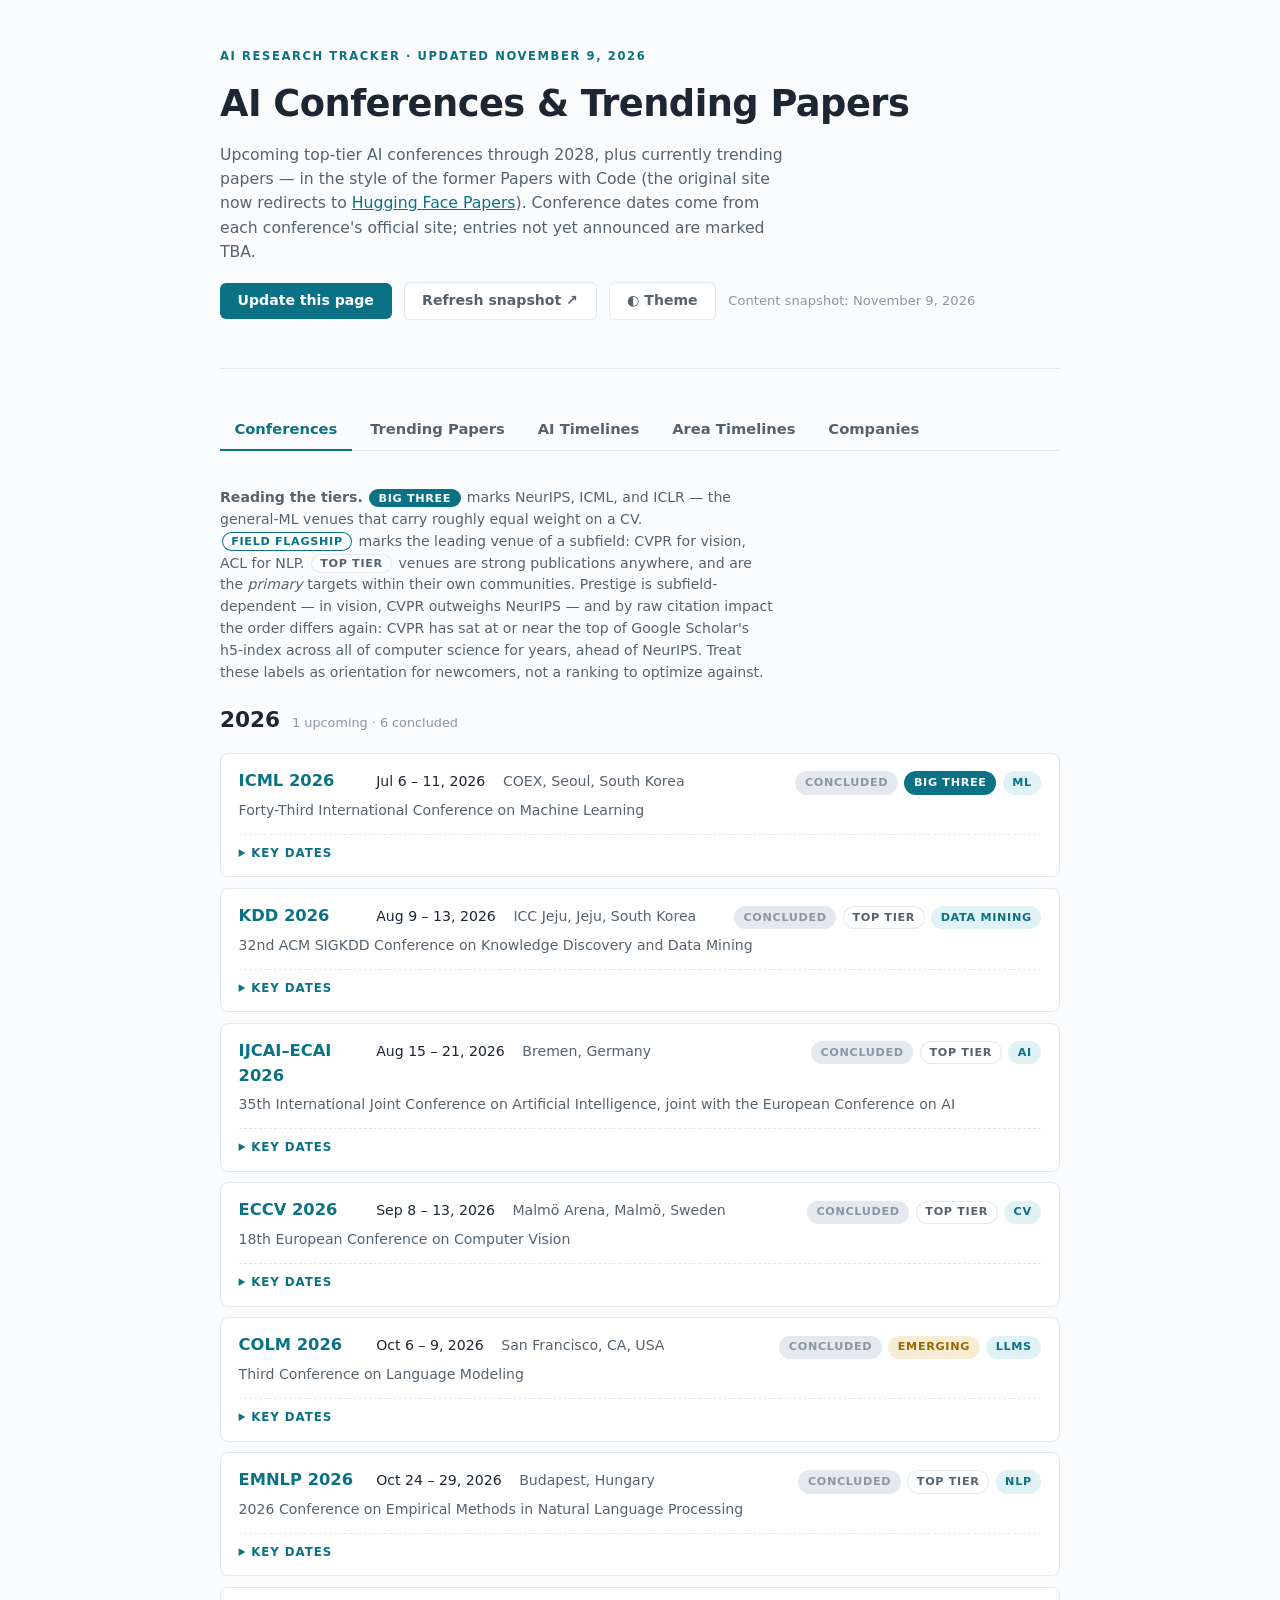
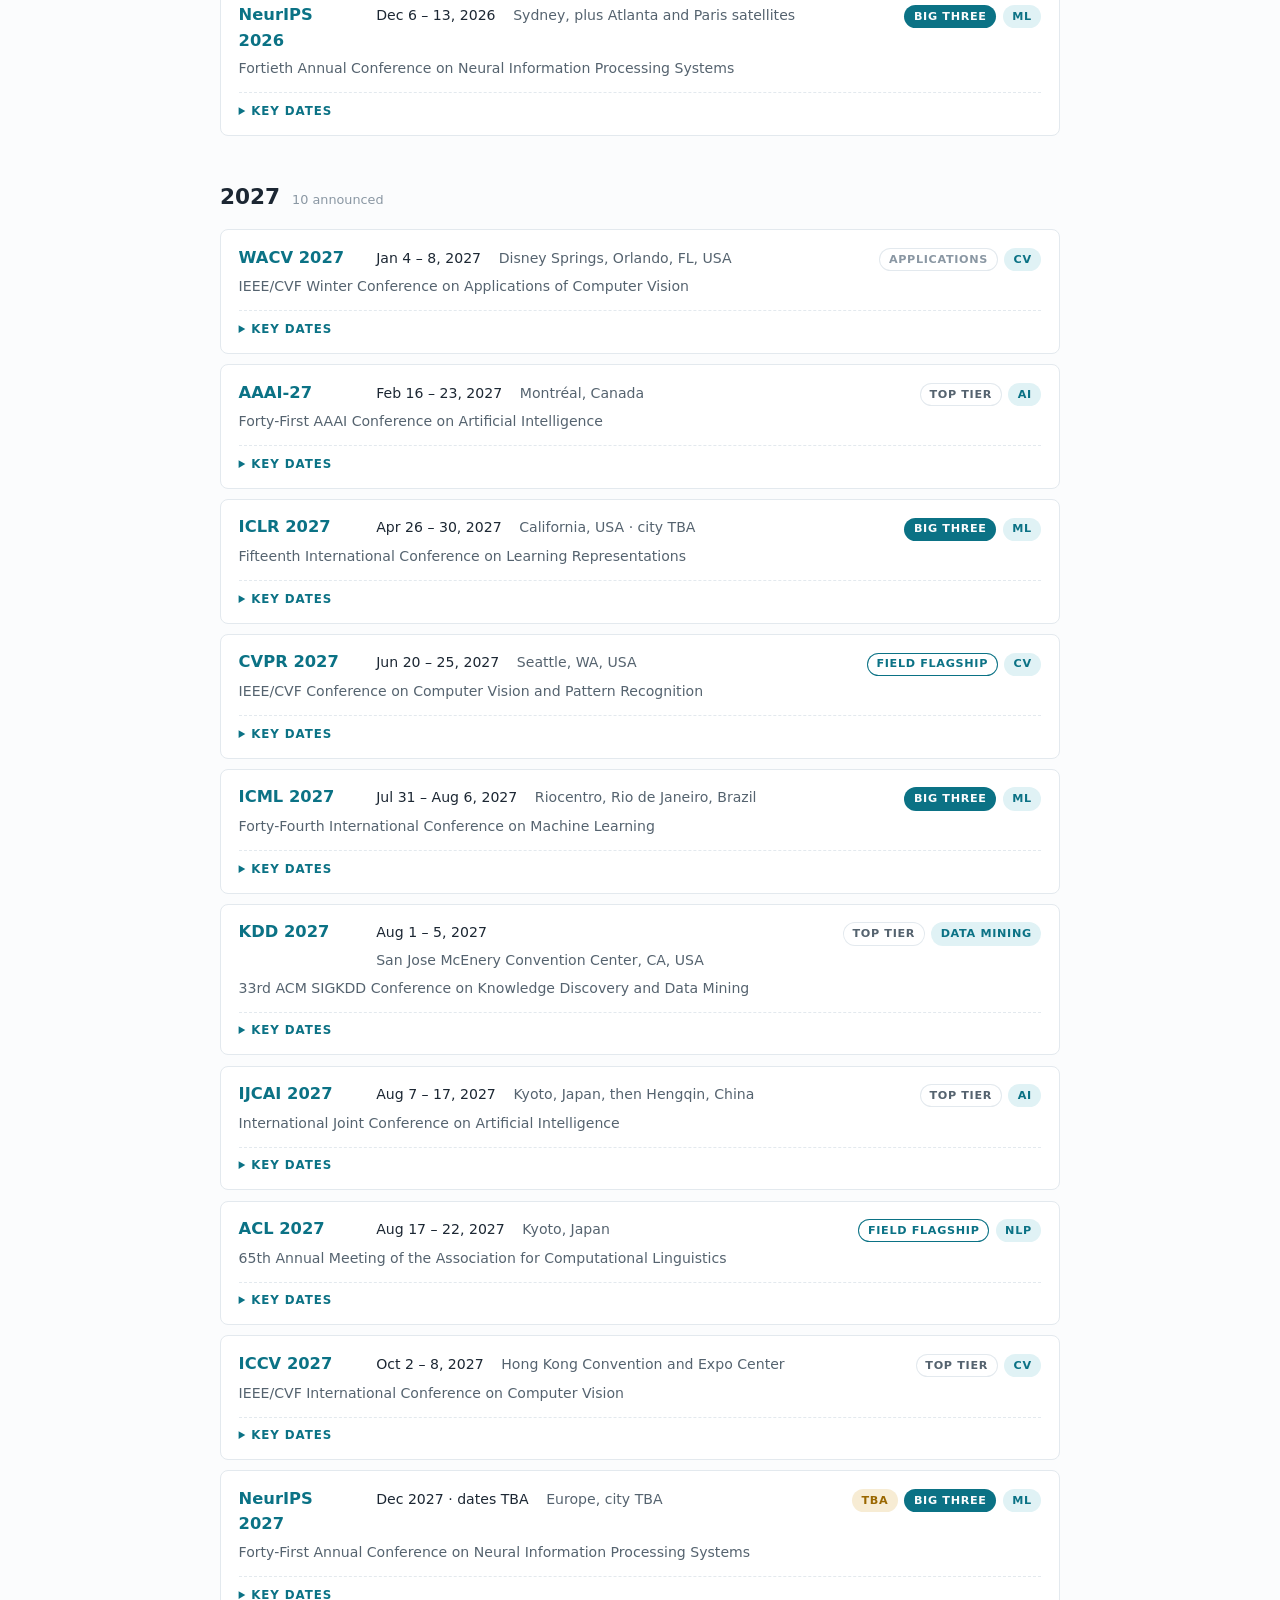
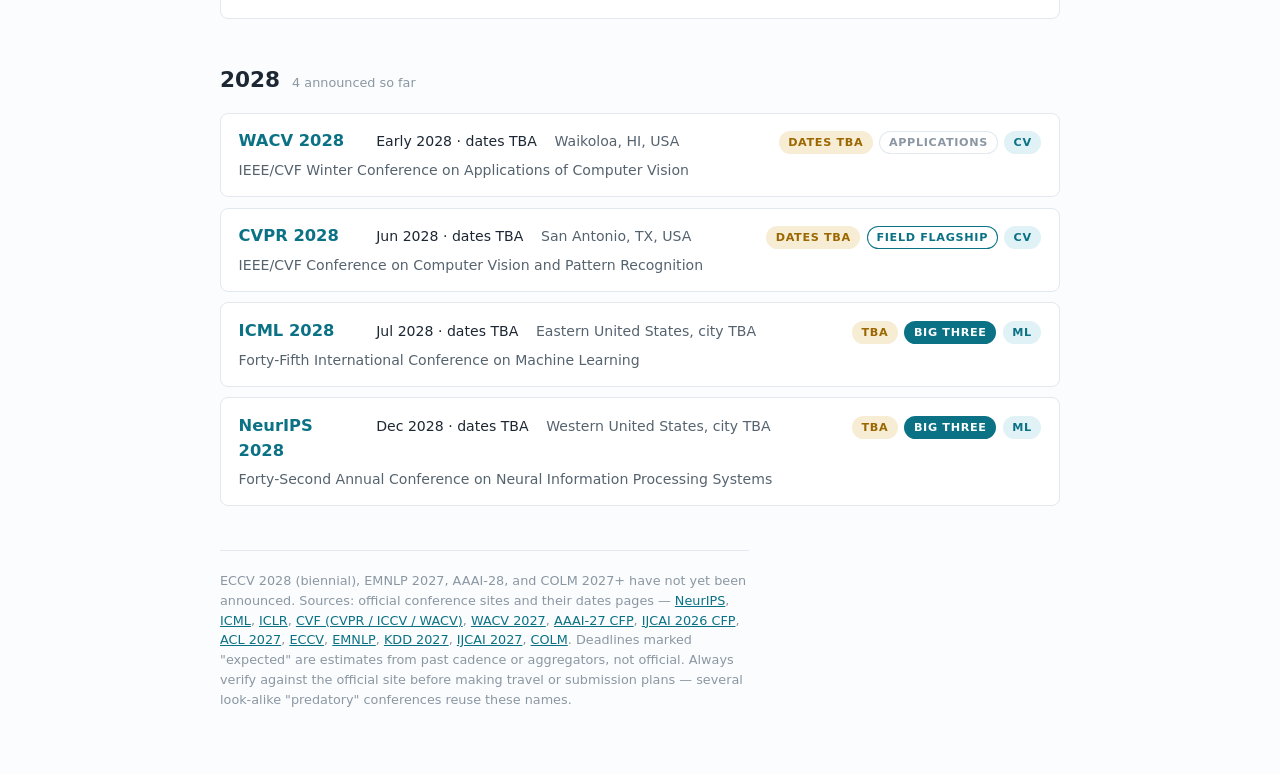
<file: index.html>
<!DOCTYPE html>
<html lang="en">
<head>
<meta charset="utf-8">
<meta name="viewport" content="width=device-width, initial-scale=1">
<meta name="description" content="AI research tracker: conference calendar through 2028, trending papers, milestone papers, and development timelines for areas and top AI companies.">
<title>AI Conferences &amp; Trending Papers</title>
<link rel="icon" href="data:image/svg+xml,<svg xmlns=%22http://www.w3.org/2000/svg%22 viewBox=%220 0 100 100%22><text y=%22.9em%22 font-size=%2290%22>🗓️</text></svg>">
<link rel="stylesheet" href="css/style.css">
</head>
<body>
<div class="wrap">
  <header class="page">
    <p class="eyebrow">AI research tracker · updated <span class="snapshot-date">November 9, 2026</span></p>
    <h1>AI Conferences &amp; Trending Papers</h1>
    <p class="lede">
      Upcoming top-tier AI conferences through 2028, plus currently trending papers — in the
      style of the former Papers&nbsp;with&nbsp;Code (the original site now redirects to
      <a href="https://huggingface.co/papers/trending">Hugging&nbsp;Face Papers</a>).
      Conference dates come from each conference's official site; entries not yet announced are marked TBA.
    </p>
    <div class="fetch-bar" style="margin-top: 1.1rem;">
      <button id="update-btn" type="button">Update this page</button>
      <a class="btn ghost" href="https://github.com/leozxliu/ai-research-tracker/actions/workflows/refresh-papers.yml"
         target="_blank" rel="noopener"
         title="Opens the scheduled GitHub Action — press &quot;Run workflow&quot; there to rebuild the stored papers snapshot immediately">Refresh snapshot ↗</a>
      <button id="theme-btn" type="button" class="ghost" aria-label="Toggle color theme">◐ Theme</button>
      <span id="update-status" class="fetch-status">Loading…</span>
    </div>
    <div id="update-prompt-box" class="prompt-box" hidden></div>
  </header>

  <nav class="tabs" id="tabs" role="tablist" aria-label="Sections"></nav>
  <div id="panels"></div>
</div>
<script src="js/app.js"></script>
</body>
</html>
</file>
<file: css/style.css>
*, *::before, *::after { box-sizing: border-box; }
  body, h1, h2, h3, p, ul, ol, figure, blockquote { margin: 0; }
  ul.conf-list, ul.paper-list, ul.tl { padding: 0; }
  img { max-width: 100%; display: block; }

  :root {
    --bg: #fbfcfd;
    --surface: #ffffff;
    --ink: #1c2733;
    --ink-soft: #55636f;
    --ink-faint: #8a97a3;
    --line: #e3e9ee;
    --accent: #0b7285;
    --accent-soft: #e0f2f5;
    --live: #2b8a3e;
    --live-soft: #e3f4e6;
    --tba: #9a6700;
    --tba-soft: #f7ecd4;
  }
  @media (prefers-color-scheme: dark) {
    :root {
      --bg: #12181f;
      --surface: #1a222b;
      --ink: #e6ecf1;
      --ink-soft: #a7b4c0;
      --ink-faint: #6e7d8a;
      --line: #2a3540;
      --accent: #4dc4d9;
      --accent-soft: #123b44;
      --live: #69c877;
      --live-soft: #17351d;
      --tba: #e0b350;
      --tba-soft: #3a2f14;
    }
  }
  :root[data-theme="dark"] {
    --bg: #12181f;
    --surface: #1a222b;
    --ink: #e6ecf1;
    --ink-soft: #a7b4c0;
    --ink-faint: #6e7d8a;
    --line: #2a3540;
    --accent: #4dc4d9;
    --accent-soft: #123b44;
    --live: #69c877;
    --live-soft: #17351d;
    --tba: #e0b350;
    --tba-soft: #3a2f14;
  }
  :root[data-theme="light"] {
    --bg: #fbfcfd;
    --surface: #ffffff;
    --ink: #1c2733;
    --ink-soft: #55636f;
    --ink-faint: #8a97a3;
    --line: #e3e9ee;
    --accent: #0b7285;
    --accent-soft: #e0f2f5;
    --live: #2b8a3e;
    --live-soft: #e3f4e6;
    --tba: #9a6700;
    --tba-soft: #f7ecd4;
  }

  body {
    background: var(--bg);
    color: var(--ink);
    font-family: "Avenir Next", "Segoe UI", system-ui, sans-serif;
    line-height: 1.55;
  }
  .wrap {
    max-width: 880px;
    margin: 0 auto;
    padding: 3rem 1.25rem 4rem;
  }

  header.page {
    border-bottom: 1px solid var(--line);
    padding-bottom: 1.75rem;
    margin-bottom: 2.5rem;
    position: relative;
  }
  .eyebrow {
    font-size: 0.72rem;
    letter-spacing: 0.14em;
    text-transform: uppercase;
    color: var(--accent);
    font-weight: 600;
    margin-bottom: 0.6rem;
  }
  h1 {
    font-size: clamp(1.7rem, 4vw, 2.3rem);
    font-weight: 700;
    letter-spacing: -0.015em;
    text-wrap: balance;
    margin-bottom: 0.65rem;
  }
  .lede {
    color: var(--ink-soft);
    max-width: 58ch;
    font-size: 0.98rem;
  }
  .lede a { color: var(--accent); }

  section.year { margin-bottom: 2.75rem; }
  .year-head {
    display: flex;
    align-items: baseline;
    gap: 0.75rem;
    margin-bottom: 1rem;
  }
  .year-head h2 {
    font-size: 1.35rem;
    font-weight: 700;
    font-variant-numeric: tabular-nums;
  }
  .year-head .count {
    font-size: 0.8rem;
    color: var(--ink-faint);
  }

  ul.conf-list {
    list-style: none;
    display: flex;
    flex-direction: column;
    gap: 0.65rem;
  }
  .conf {
    background: var(--surface);
    border: 1px solid var(--line);
    border-radius: 8px;
    padding: 0.9rem 1.1rem;
    display: grid;
    grid-template-columns: 7.5rem 1fr auto;
    gap: 0.35rem 1.1rem;
    align-items: baseline;
  }
  .conf .acro {
    font-weight: 700;
    font-size: 1.02rem;
  }
  .conf .acro a {
    color: var(--accent);
    text-decoration: none;
  }
  .conf .acro a:hover,
  .conf .acro a:focus-visible {
    text-decoration: underline;
    outline: none;
  }
  .conf .full {
    color: var(--ink-soft);
    font-size: 0.88rem;
    grid-column: 1 / -1;
    grid-row: 2;
  }
  .conf .meta {
    display: flex;
    flex-wrap: wrap;
    gap: 0.4rem 1.1rem;
    font-size: 0.88rem;
    color: var(--ink);
    font-variant-numeric: tabular-nums;
  }
  .conf .meta .loc { color: var(--ink-soft); }
  .pill {
    justify-self: end;
    font-size: 0.7rem;
    font-weight: 600;
    letter-spacing: 0.06em;
    text-transform: uppercase;
    padding: 0.18rem 0.6rem;
    border-radius: 999px;
    white-space: nowrap;
  }
  .pill.field { background: var(--accent-soft); color: var(--accent); }
  .pill.live { background: var(--live-soft); color: var(--live); }
  .pill.tba { background: var(--tba-soft); color: var(--tba); }
  .pill.done { background: var(--line); color: var(--ink-faint); }
  .pill.big3 { background: var(--accent); color: var(--bg); }
  .pill.flagship { background: transparent; color: var(--accent); box-shadow: inset 0 0 0 1px var(--accent); }
  .pill.top { background: transparent; color: var(--ink-soft); box-shadow: inset 0 0 0 1px var(--line); }
  .pill.emerging { background: var(--tba-soft); color: var(--tba); }
  .pill.applied { background: transparent; color: var(--ink-faint); box-shadow: inset 0 0 0 1px var(--line); }
  /* tier chips shown inline inside the explanatory note */
  .papers-note .pill { justify-self: auto; vertical-align: middle; margin: 0 0.1rem; }
  .pills { justify-self: end; display: flex; flex-wrap: wrap; justify-content: flex-end; gap: 0.4rem; }

  .conf .keydates {
    grid-column: 1 / -1;
    margin-top: 0.4rem;
    border-top: 1px dashed var(--line);
    padding-top: 0.55rem;
  }
  .conf .keydates summary {
    cursor: pointer;
    font-size: 0.74rem;
    font-weight: 600;
    letter-spacing: 0.08em;
    text-transform: uppercase;
    color: var(--accent);
    user-select: none;
  }
  .conf .keydates summary:focus-visible { outline: 2px solid var(--accent); outline-offset: 2px; }
  .conf .keydates ul {
    list-style: none;
    padding: 0.55rem 0 0.15rem;
    margin: 0;
    display: flex;
    flex-direction: column;
    gap: 0.28rem;
  }
  .conf .keydates li {
    display: grid;
    grid-template-columns: 13rem 1fr;
    gap: 0.2rem 1rem;
    font-size: 0.84rem;
  }
  .conf .keydates .kd-label { color: var(--ink-faint); }
  .conf .keydates .kd-date { color: var(--ink); font-variant-numeric: tabular-nums; }
  .kd-flag {
    display: inline-block;
    font-size: 0.68rem;
    font-weight: 600;
    letter-spacing: 0.05em;
    text-transform: uppercase;
    padding: 0.08rem 0.5rem;
    border-radius: 999px;
    margin-left: 0.4rem;
    white-space: nowrap;
  }
  .kd-flag.closed { background: var(--line); color: var(--ink-faint); }
  .kd-flag.soon { background: var(--tba-soft); color: var(--tba); }
  .kd-flag.expected {
    background: var(--accent-soft);
    color: var(--accent);
    text-transform: none;
    letter-spacing: 0;
  }

  @media (max-width: 560px) {
    .conf { grid-template-columns: 1fr; }
    .pills { justify-self: start; grid-row: 4; }
    .conf .full { grid-row: 2; }
    .conf .meta { grid-row: 3; }
    .conf .keydates li { grid-template-columns: 1fr; gap: 0.05rem; }
  }

  nav.tabs {
    display: flex;
    flex-wrap: wrap;
    gap: 0.25rem;
    border-bottom: 1px solid var(--line);
    margin-bottom: 2.25rem;
  }
  nav.tabs button {
    appearance: none;
    background: none;
    border: none;
    border-bottom: 2px solid transparent;
    margin-bottom: -1px;
    padding: 0.55rem 0.9rem;
    font: inherit;
    font-size: 0.92rem;
    font-weight: 600;
    color: var(--ink-soft);
    cursor: pointer;
  }
  nav.tabs button:hover { color: var(--ink); }
  nav.tabs button:focus-visible {
    outline: 2px solid var(--accent);
    outline-offset: -2px;
  }
  nav.tabs button[aria-selected="true"] {
    color: var(--accent);
    border-bottom-color: var(--accent);
  }
  [hidden] { display: none !important; }

  .papers-note {
    color: var(--ink-soft);
    font-size: 0.88rem;
    max-width: 62ch;
    margin-bottom: 1.25rem;
  }
  ul.paper-list {
    list-style: none;
    display: flex;
    flex-direction: column;
    gap: 0.65rem;
  }
  .paper {
    background: var(--surface);
    border: 1px solid var(--line);
    border-radius: 8px;
    padding: 0.9rem 1.1rem;
    display: grid;
    grid-template-columns: 3.4rem 1fr;
    gap: 0.15rem 1rem;
  }
  .paper .votes {
    grid-row: 1 / span 3;
    align-self: start;
    text-align: center;
    border: 1px solid var(--line);
    border-radius: 6px;
    padding: 0.3rem 0.2rem;
    font-variant-numeric: tabular-nums;
  }
  .paper .votes .n {
    display: block;
    font-weight: 700;
    font-size: 1.02rem;
    color: var(--accent);
  }
  .paper .votes .lbl {
    display: block;
    font-size: 0.62rem;
    letter-spacing: 0.08em;
    text-transform: uppercase;
    color: var(--ink-faint);
  }
  .paper h3 {
    font-size: 1rem;
    font-weight: 700;
    line-height: 1.35;
  }
  .paper h3 a { color: var(--ink); text-decoration: none; }
  .paper h3 a:hover, .paper h3 a:focus-visible { color: var(--accent); outline: none; }
  .paper .desc { color: var(--ink-soft); font-size: 0.88rem; }
  .paper .paper-meta {
    display: flex;
    flex-wrap: wrap;
    align-items: center;
    gap: 0.4rem 0.9rem;
    font-size: 0.78rem;
    color: var(--ink-faint);
    margin-top: 0.3rem;
  }
  .paper .paper-meta a { color: var(--accent); text-decoration: none; }
  .paper .paper-meta a:hover, .paper .paper-meta a:focus-visible { text-decoration: underline; outline: none; }
  .tag {
    background: var(--accent-soft);
    color: var(--accent);
    font-size: 0.7rem;
    font-weight: 600;
    letter-spacing: 0.05em;
    text-transform: uppercase;
    padding: 0.14rem 0.55rem;
    border-radius: 999px;
  }

  .fetch-bar {
    display: flex;
    flex-wrap: wrap;
    align-items: center;
    gap: 0.75rem;
    margin-bottom: 1.25rem;
  }
  .fetch-bar button,
  .fetch-bar a.btn {
    appearance: none;
    font: inherit;
    font-size: 0.88rem;
    font-weight: 600;
    color: #fff;
    background: var(--accent);
    border: none;
    border-radius: 6px;
    padding: 0.5rem 1.1rem;
    cursor: pointer;
    text-decoration: none;
    display: inline-block;
    line-height: 1.4;
  }
  .fetch-bar button:hover,
  .fetch-bar a.btn:hover { filter: brightness(1.08); }
  .fetch-bar button:focus-visible,
  .fetch-bar a.btn:focus-visible { outline: 2px solid var(--ink); outline-offset: 2px; }
  .fetch-bar button:disabled { opacity: 0.6; cursor: wait; }
  .fetch-bar button.ghost,
  .fetch-bar a.btn.ghost {
    background: var(--surface);
    color: var(--ink-soft);
    border: 1px solid var(--line);
  }
  .fetch-status { font-size: 0.82rem; color: var(--ink-faint); }
  .fetch-status.error { color: var(--tba); }
  .fetch-status.ok { color: var(--live); }
  .prompt-box {
    margin-top: 0.8rem;
    background: var(--surface);
    border: 1px solid var(--line);
    border-radius: 8px;
    padding: 0.8rem 1rem;
    font-size: 0.84rem;
    color: var(--ink-soft);
    user-select: all;
  }

  .area-nav {
    display: flex;
    flex-wrap: wrap;
    gap: 0.4rem;
    margin-bottom: 2rem;
  }
  .area-nav a {
    font-size: 0.78rem;
    font-weight: 600;
    color: var(--accent);
    background: var(--accent-soft);
    border-radius: 999px;
    padding: 0.25rem 0.8rem;
    text-decoration: none;
  }
  .area-nav a:hover, .area-nav a:focus-visible { text-decoration: underline; outline: none; }

  section.area { margin-bottom: 3rem; }
  section.area > h2 {
    font-size: 1.2rem;
    font-weight: 700;
    margin-bottom: 0.35rem;
  }
  section.area > .area-sub {
    color: var(--ink-soft);
    font-size: 0.88rem;
    max-width: 60ch;
    margin-bottom: 1.25rem;
  }
  ul.tl {
    list-style: none;
    border-left: 2px solid var(--line);
    margin-left: 0.3rem;
    padding-left: 1.5rem;
    display: flex;
    flex-direction: column;
    gap: 1.15rem;
  }
  ul.tl li { position: relative; }
  ul.tl li::before {
    content: "";
    position: absolute;
    left: calc(-1.5rem - 7px);
    top: 0.32rem;
    width: 10px;
    height: 10px;
    border-radius: 50%;
    background: var(--accent);
    border: 2px solid var(--bg);
  }
  ul.tl .yr {
    display: block;
    font-size: 0.76rem;
    font-weight: 700;
    letter-spacing: 0.08em;
    color: var(--accent);
    font-variant-numeric: tabular-nums;
    text-transform: uppercase;
  }
  ul.tl h3 { font-size: 0.96rem; font-weight: 700; }
  ul.tl h3 a { color: var(--ink); text-decoration: none; }
  ul.tl h3 a:hover, ul.tl h3 a:focus-visible { color: var(--accent); outline: none; }
  ul.tl p { color: var(--ink-soft); font-size: 0.86rem; max-width: 62ch; }
  ul.tl .who {
    display: flex;
    flex-wrap: wrap;
    align-items: center;
    gap: 0.55rem;
    color: var(--ink-faint);
    font-size: 0.78rem;
    margin: 0.2rem 0 0.15rem;
  }
  section.area > h2 .era-range {
    font-size: 0.78rem;
    font-weight: 600;
    color: var(--ink-faint);
    letter-spacing: 0.06em;
    margin-left: 0.5rem;
    font-variant-numeric: tabular-nums;
  }

  footer.page {
    border-top: 1px solid var(--line);
    padding-top: 1.25rem;
    color: var(--ink-faint);
    font-size: 0.8rem;
    max-width: 65ch;
  }
  footer.page a { color: var(--accent); }
</file>
